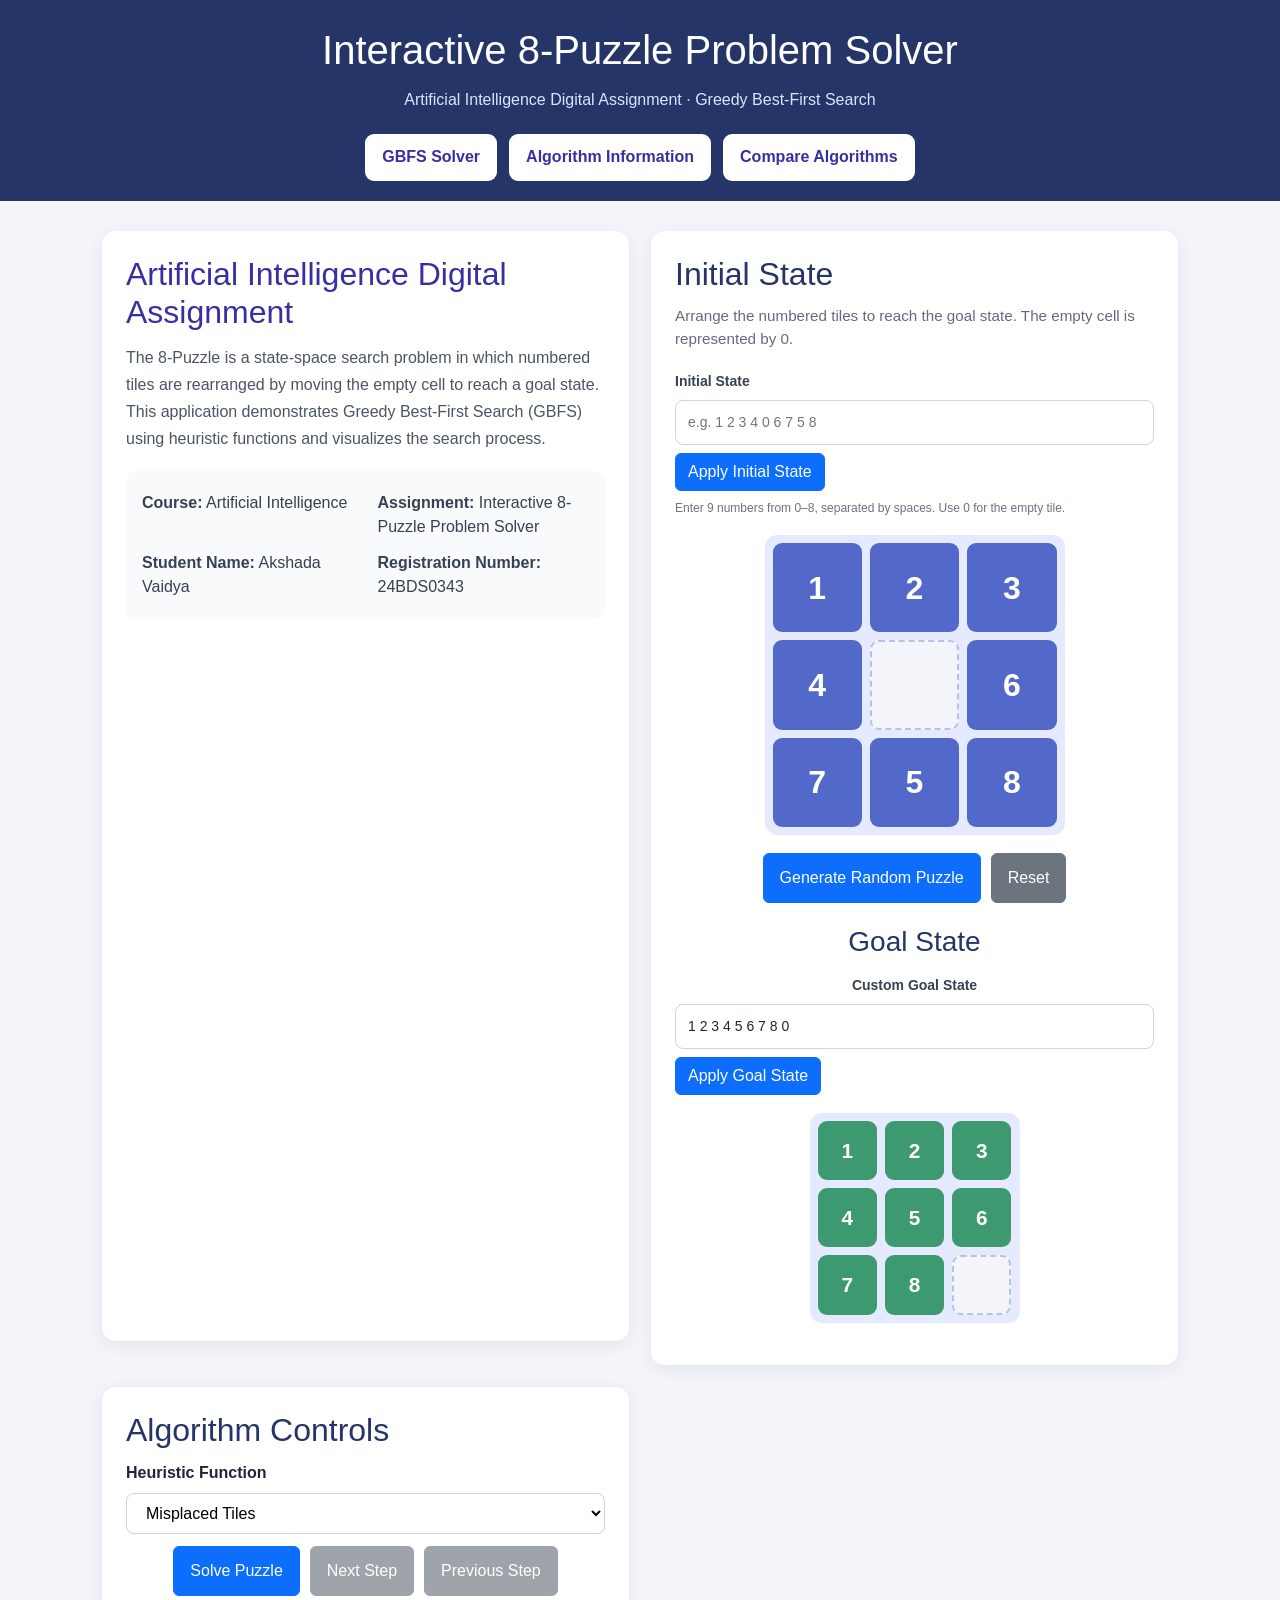
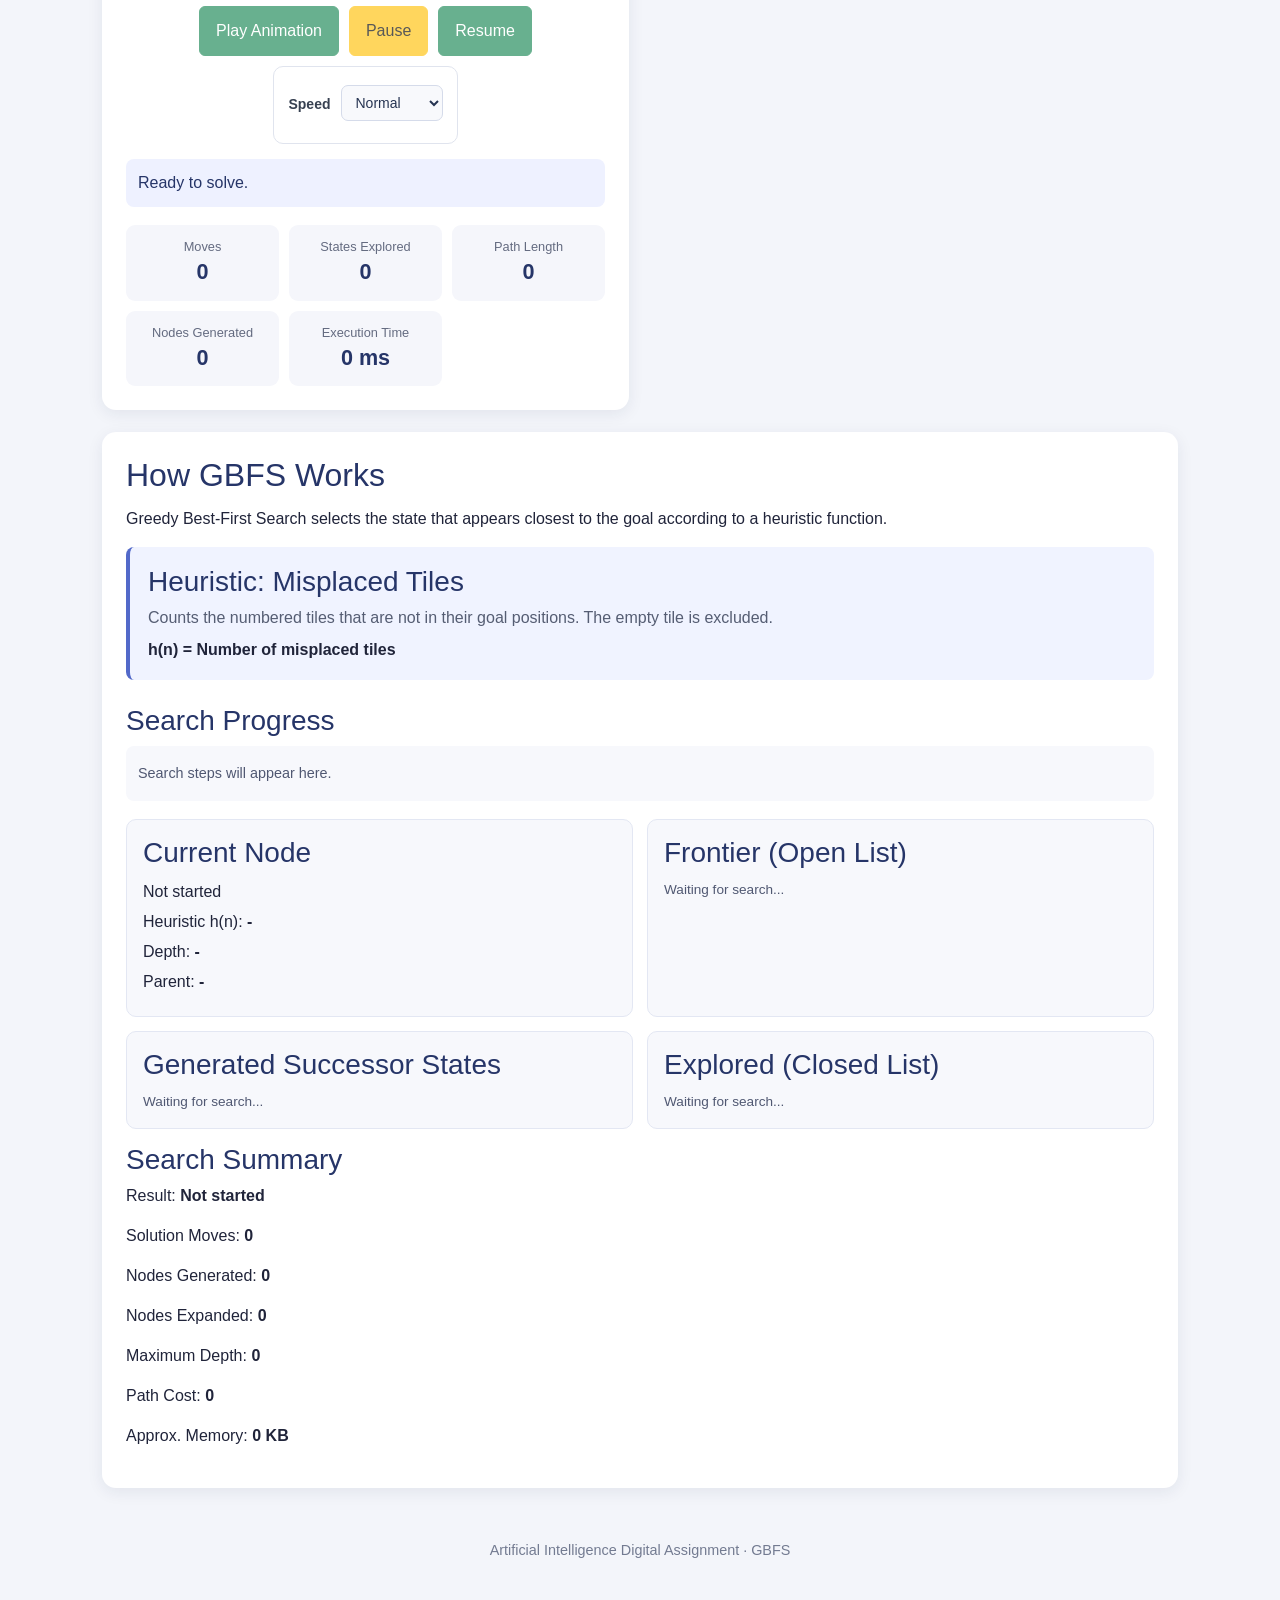
<file: index.html>
<!DOCTYPE html>
<html lang="en">

<head>
    <meta charset="UTF-8">
    <meta name="viewport" content="width=device-width, initial-scale=1.0">
    <title>8-Puzzle Solver | GBFS</title>
    <link href="https://cdn.jsdelivr.net/npm/bootstrap@5.3.3/dist/css/bootstrap.min.css" rel="stylesheet">
    <link rel="stylesheet" href="css/style.css">
</head>

<body>
    <header class="header">
        <h1>Interactive 8-Puzzle Problem Solver</h1>
        <p>Artificial Intelligence Digital Assignment · Greedy Best-First Search</p>

        <nav class="algorithm-nav">
            <a href="index.html">GBFS Solver</a>
            <a href="algorithms.html">Algorithm Information</a>
            <a href="comparison.html">Compare Algorithms</a>
        </nav>
    </header>

    <main class="container">
        <section class="panel assignment-intro">
            <h2>Artificial Intelligence Digital Assignment</h2>
            <p>
                The 8-Puzzle is a state-space search problem in which numbered
                tiles are rearranged by moving the empty cell to reach a goal state.
                This application demonstrates Greedy Best-First Search (GBFS)
                using heuristic functions and visualizes the search process.
            </p>

            <div class="student-details">
                <p><strong>Course:</strong> Artificial Intelligence</p>
                <p><strong>Assignment:</strong> Interactive 8-Puzzle Problem Solver</p>
                <p><strong>Student Name:</strong> Akshada Vaidya</p>
                <p><strong>Registration Number:</strong> 24BDS0343</p>
            </div>
        </section>

        <section class="panel puzzle-panel">
            <h2>Initial State</h2>
            <p class="description">
                Arrange the numbered tiles to reach the goal state.
                The empty cell is represented by 0.
            </p>

            <div class="manual-input-section">
                <label for="initial-state-input">Initial State</label>
                <input type="text" id="initial-state-input" placeholder="e.g. 1 2 3 4 0 6 7 5 8" />
                <button id="apply-initial-btn" type="button" class="btn btn-primary">
                    Apply Initial State
                </button>
                <p class="input-hint">
                    Enter 9 numbers from 0–8, separated by spaces. Use 0 for the empty tile.
                </p>
            </div>

            <div id="puzzle-board" class="puzzle-board"></div>

            <div class="controls">
                <button id="shuffle-btn" class="btn btn-primary">Generate Random Puzzle</button>
                <button id="reset-btn" class="btn btn-secondary">Reset</button>
            </div>

            <div class="goal-section">
                <h3>Goal State</h3>
                <div class="manual-input-section">
                    <label for="goal-state-input">Custom Goal State</label>
                    <input type="text" id="goal-state-input" value="1 2 3 4 5 6 7 8 0" />
                    <button id="apply-goal-btn" type="button" class="btn btn-primary">
                        Apply Goal State
                    </button>
                </div>

                <div id="goal-board" class="puzzle-board goal-board"></div>
            </div>
        </section>

        <section class="panel algorithm-panel">
            <h2>Algorithm Controls</h2>

            <label for="heuristic">Heuristic Function</label>
            <select id="heuristic">
                <option value="misplaced">Misplaced Tiles</option>
                <option value="manhattan">Manhattan Distance</option>
            </select>

            <div class="controls">
                <button id="solve-btn" class="btn btn-primary">Solve Puzzle</button>
                <button id="step-btn" class="btn btn-secondary" disabled>Next Step</button>
                <button id="previous-btn" class="btn btn-secondary" disabled>Previous Step</button>
                <button id="play-btn" class="btn btn-success" disabled>Play Animation</button>
                <button id="pause-btn" class="btn btn-warning" disabled>Pause</button>
                <button id="resume-btn" class="btn btn-success" disabled>Resume</button>

                <div class="speed-container">
                    <label for="speed-control">Speed</label>
                    <select id="speed-control">
                        <option value="1200">Slow</option>
                        <option value="700" selected>Normal</option>
                        <option value="350">Fast</option>
                        <option value="150">Very Fast</option>
                    </select>
                </div>
            </div>

            <div id="status" class="status" role="status">
                Ready to solve.
            </div>

            <div class="stats">
                <div class="stat-card">
                    <span class="stat-label">Moves</span>
                    <strong id="moves-count">0</strong>
                </div>
                <div class="stat-card">
                    <span class="stat-label">States Explored</span>
                    <strong id="explored-count">0</strong>
                </div>
                <div class="stat-card">
                    <span class="stat-label">Path Length</span>
                    <strong id="path-count">0</strong>
                </div>
                <div class="stat-card">
                    <span class="stat-label">Nodes Generated</span>
                    <strong id="generated-count">0</strong>
                </div>
                <div class="stat-card">
                    <span class="stat-label">Execution Time</span>
                    <strong id="time-count">0 ms</strong>
                </div>
            </div>
        </section>

        <section class="panel explanation-panel">
            <h2>How GBFS Works</h2>
            <p>
                Greedy Best-First Search selects the state that appears
                closest to the goal according to a heuristic function.
            </p>

            <div class="heuristic-card">
                <h3 id="heuristic-heading">Heuristic: Misplaced Tiles</h3>
                <p>
                    Counts the numbered tiles that are not in their goal
                    positions. The empty tile is excluded.
                </p>
                <strong>h(n) = Number of misplaced tiles</strong>
            </div>

            <h3>Search Progress</h3>
            <div id="progress-log" class="progress-log">
                <p>Search steps will appear here.</p>
            </div>

            <div class="search-details">
                <div class="detail-card">
                    <h3>Current Node</h3>
                    <p id="current-node">Not started</p>
                    <p>Heuristic h(n): <strong id="current-heuristic">-</strong></p>
                    <p>Depth: <strong id="current-depth">-</strong></p>
                    <p>Parent: <strong id="current-parent">-</strong></p>
                </div>

                <div class="detail-card">
                    <h3>Frontier (Open List)</h3>
                    <div id="frontier-list" class="state-list">
                        Waiting for search...
                    </div>
                </div>

                <div class="detail-card">
                    <h3>Generated Successor States</h3>
                    <div id="successor-list" class="state-list">
                        Waiting for search...
                    </div>
                </div>

                <div class="detail-card">
                    <h3>Explored (Closed List)</h3>
                    <div id="explored-list" class="state-list">
                        Waiting for search...
                    </div>
                </div>

                <div class="summary-panel">
                    <h3>Search Summary</h3>
                    <p>Result: <strong id="result-status">Not started</strong></p>
                    <p>Solution Moves: <strong id="summary-moves">0</strong></p>
                    <p>Nodes Generated: <strong id="summary-generated">0</strong></p>
                    <p>Nodes Expanded: <strong id="summary-expanded">0</strong></p>
                    <p>Maximum Depth: <strong id="summary-depth">0</strong></p>
                    <p>Path Cost: <strong id="summary-cost">0</strong></p>
                    <p>Approx. Memory: <strong id="summary-memory">0 KB</strong></p>
                </div>
            </div>
        </section>
    </main>

    <footer class="footer">
        <p>Artificial Intelligence Digital Assignment · GBFS</p>
    </footer>

    <script src="js/app.js"></script>
</body>

</html>
</file>
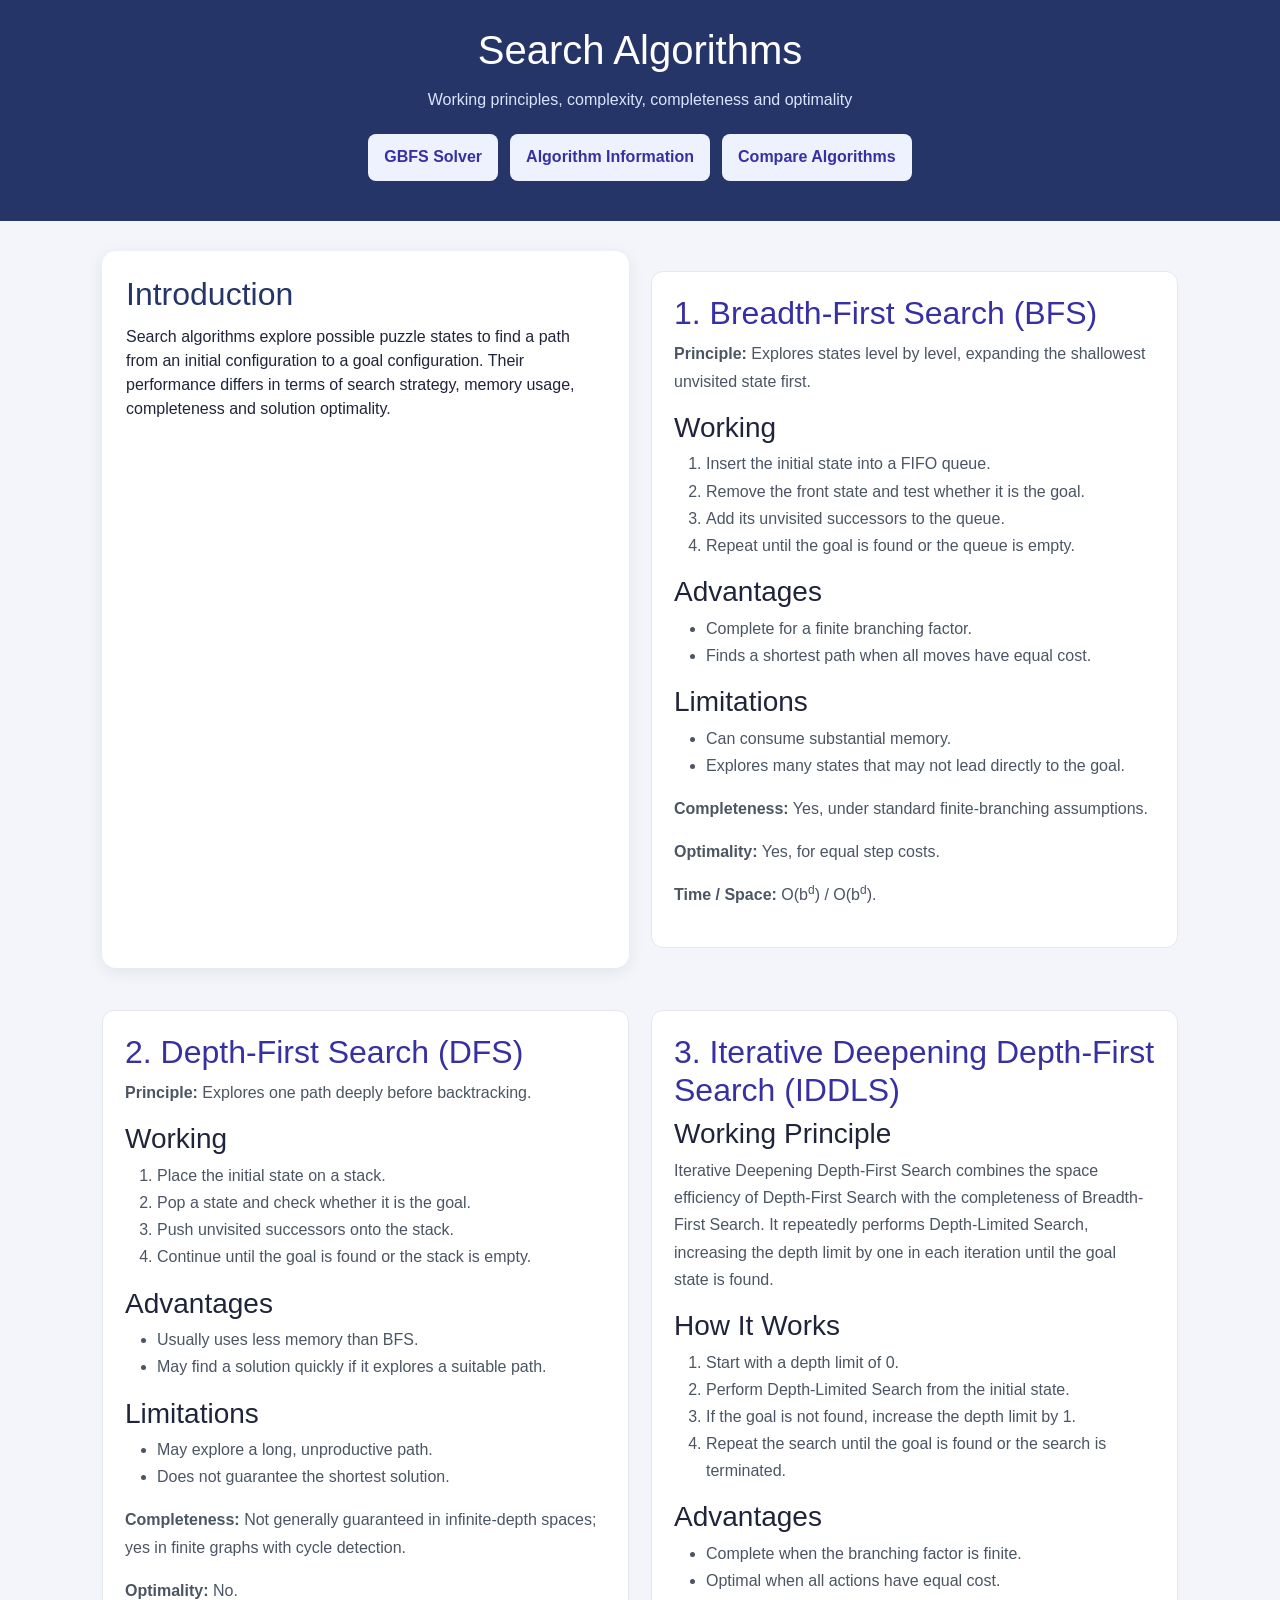
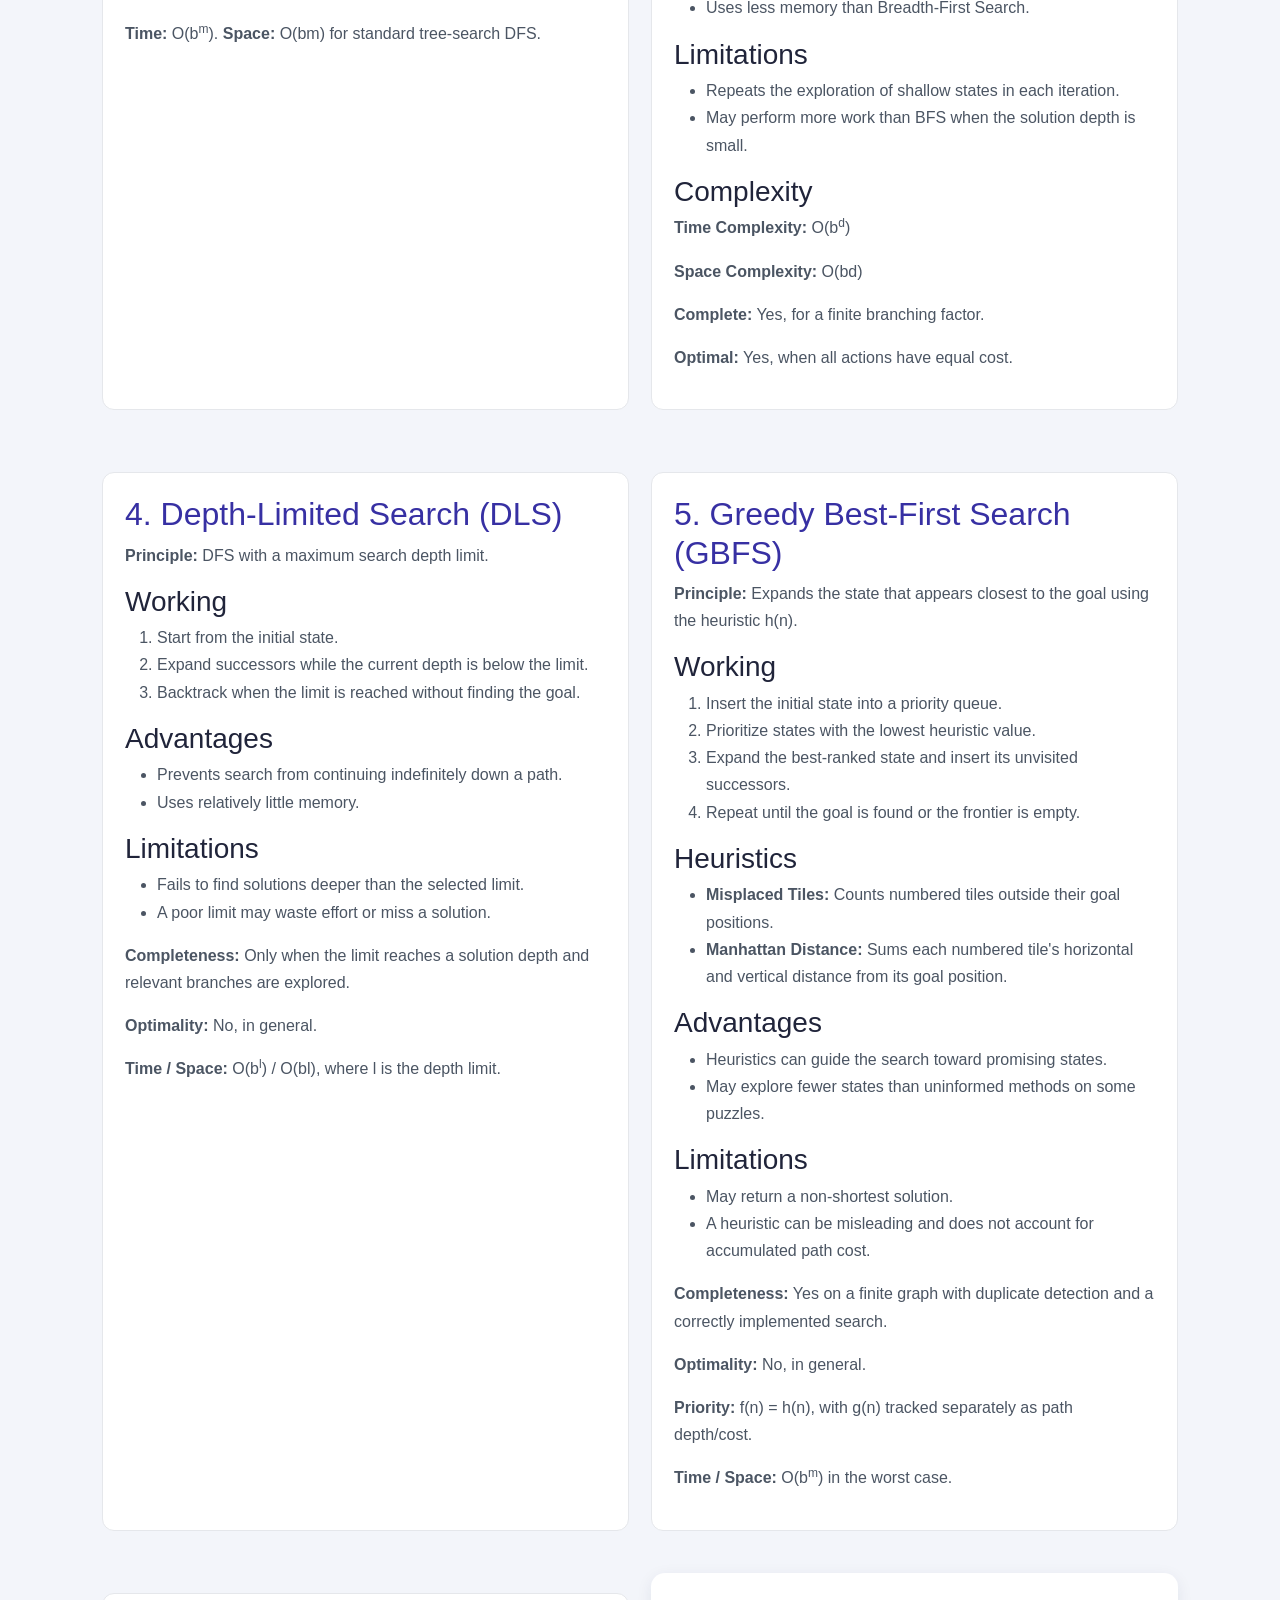
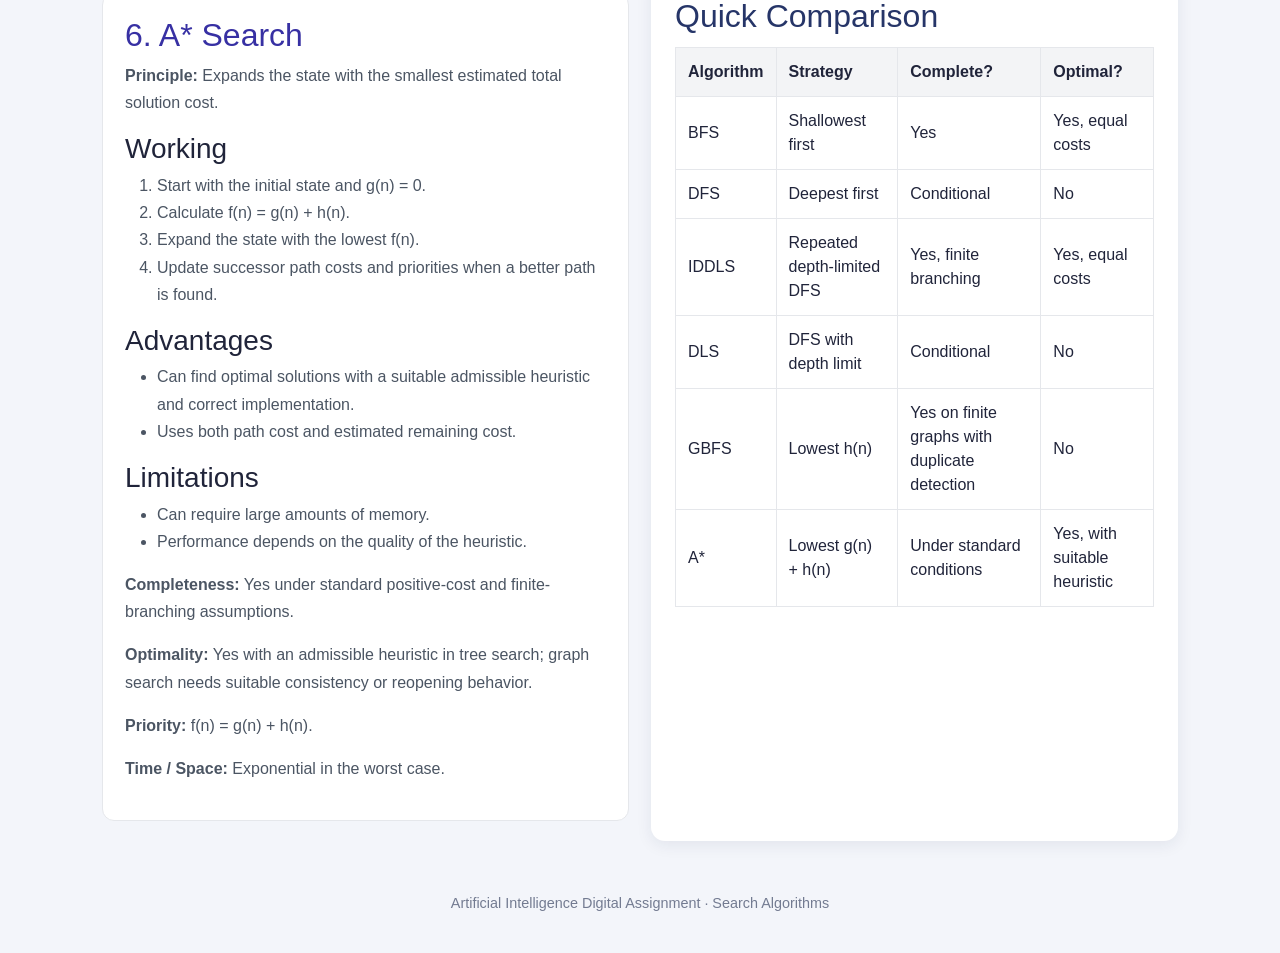
<file: algorithms.html>
<!DOCTYPE html>
<html lang="en">

<head>
    <meta charset="UTF-8">
    <meta name="viewport" content="width=device-width, initial-scale=1.0">
    <title>Search Algorithms | 8-Puzzle Solver</title>
    <link href="https://cdn.jsdelivr.net/npm/bootstrap@5.3.3/dist/css/bootstrap.min.css" rel="stylesheet">
    <link rel="stylesheet" href="css/style.css">
    <style>
        .algorithm-nav {
            display: flex;
            justify-content: center;
            flex-wrap: wrap;
            gap: 12px;
            margin: 20px 0;
        }

        .algorithm-nav a {
            text-decoration: none;
            padding: 10px 16px;
            border-radius: 8px;
            background: #eef2ff;
            color: #3730a3;
            font-weight: 600;
        }

        .algorithm-info {
            margin: 20px 0;
            padding: 22px;
            border: 1px solid #e5e7eb;
            border-radius: 12px;
            background: white;
        }

        .algorithm-info h2 {
            margin-top: 0;
            color: #3730a3;
        }

        .algorithm-info h3 {
            margin-bottom: 6px;
        }

        .algorithm-info p,
        .algorithm-info li {
            line-height: 1.7;
            color: #4b5563;
        }

        .complexity {
            overflow-x: auto;
        }

        .complexity table {
            width: 100%;
            border-collapse: collapse;
        }

        .complexity th,
        .complexity td {
            padding: 12px;
            border: 1px solid #e5e7eb;
            text-align: left;
        }

        .complexity th {
            background: #f3f4f6;
        }
    </style>
</head>

<body>
    <header class="header">
        <h1>Search Algorithms</h1>
        <p>Working principles, complexity, completeness and optimality</p>
        <nav class="algorithm-nav">
            <a href="index.html">GBFS Solver</a>
            <a href="algorithms.html">Algorithm Information</a>
            <a href="comparison.html">Compare Algorithms</a>
        </nav>
    </header>

    <main class="container">
        <section class="panel">
            <h2>Introduction</h2>
            <p>
                Search algorithms explore possible puzzle states to find a path
                from an initial configuration to a goal configuration. Their
                performance differs in terms of search strategy, memory usage,
                completeness and solution optimality.
            </p>
        </section>

        <section class="algorithm-info" id="bfs">
            <h2>1. Breadth-First Search (BFS)</h2>
            <p><strong>Principle:</strong> Explores states level by level, expanding the shallowest unvisited state
                first.</p>
            <h3>Working</h3>
            <ol>
                <li>Insert the initial state into a FIFO queue.</li>
                <li>Remove the front state and test whether it is the goal.</li>
                <li>Add its unvisited successors to the queue.</li>
                <li>Repeat until the goal is found or the queue is empty.</li>
            </ol>
            <h3>Advantages</h3>
            <ul>
                <li>Complete for a finite branching factor.</li>
                <li>Finds a shortest path when all moves have equal cost.</li>
            </ul>
            <h3>Limitations</h3>
            <ul>
                <li>Can consume substantial memory.</li>
                <li>Explores many states that may not lead directly to the goal.</li>
            </ul>
            <p><strong>Completeness:</strong> Yes, under standard finite-branching assumptions.</p>
            <p><strong>Optimality:</strong> Yes, for equal step costs.</p>
            <p><strong>Time / Space:</strong> O(b<sup>d</sup>) / O(b<sup>d</sup>).</p>
        </section>

        <section class="algorithm-info" id="dfs">
            <h2>2. Depth-First Search (DFS)</h2>
            <p><strong>Principle:</strong> Explores one path deeply before backtracking.</p>
            <h3>Working</h3>
            <ol>
                <li>Place the initial state on a stack.</li>
                <li>Pop a state and check whether it is the goal.</li>
                <li>Push unvisited successors onto the stack.</li>
                <li>Continue until the goal is found or the stack is empty.</li>
            </ol>
            <h3>Advantages</h3>
            <ul>
                <li>Usually uses less memory than BFS.</li>
                <li>May find a solution quickly if it explores a suitable path.</li>
            </ul>
            <h3>Limitations</h3>
            <ul>
                <li>May explore a long, unproductive path.</li>
                <li>Does not guarantee the shortest solution.</li>
            </ul>
            <p><strong>Completeness:</strong> Not generally guaranteed in infinite-depth spaces; yes in finite graphs
                with cycle detection.</p>
            <p><strong>Optimality:</strong> No.</p>
            <p><strong>Time:</strong> O(b<sup>m</sup>). <strong>Space:</strong> O(bm) for standard tree-search DFS.</p>
        </section>

        <section class="algorithm-info" id="iddls">
            <h2>3. Iterative Deepening Depth-First Search (IDDLS)</h2>

            <h3>Working Principle</h3>
            <p>
                Iterative Deepening Depth-First Search combines the space
                efficiency of Depth-First Search with the completeness of
                Breadth-First Search. It repeatedly performs Depth-Limited
                Search, increasing the depth limit by one in each iteration
                until the goal state is found.
            </p>

            <h3>How It Works</h3>
            <ol>
                <li>Start with a depth limit of 0.</li>
                <li>Perform Depth-Limited Search from the initial state.</li>
                <li>If the goal is not found, increase the depth limit by 1.</li>
                <li>Repeat the search until the goal is found or the search is terminated.</li>
            </ol>

            <h3>Advantages</h3>
            <ul>
                <li>Complete when the branching factor is finite.</li>
                <li>Optimal when all actions have equal cost.</li>
                <li>Uses less memory than Breadth-First Search.</li>
            </ul>

            <h3>Limitations</h3>
            <ul>
                <li>Repeats the exploration of shallow states in each iteration.</li>
                <li>May perform more work than BFS when the solution depth is small.</li>
            </ul>

            <h3>Complexity</h3>
            <p><strong>Time Complexity:</strong> O(b<sup>d</sup>)</p>
            <p><strong>Space Complexity:</strong> O(bd)</p>
            <p><strong>Complete:</strong> Yes, for a finite branching factor.</p>
            <p><strong>Optimal:</strong> Yes, when all actions have equal cost.</p>
        </section>

        <section class="algorithm-info" id="dls">
            <h2>4. Depth-Limited Search (DLS)</h2>
            <p><strong>Principle:</strong> DFS with a maximum search depth limit.</p>
            <h3>Working</h3>
            <ol>
                <li>Start from the initial state.</li>
                <li>Expand successors while the current depth is below the limit.</li>
                <li>Backtrack when the limit is reached without finding the goal.</li>
            </ol>
            <h3>Advantages</h3>
            <ul>
                <li>Prevents search from continuing indefinitely down a path.</li>
                <li>Uses relatively little memory.</li>
            </ul>
            <h3>Limitations</h3>
            <ul>
                <li>Fails to find solutions deeper than the selected limit.</li>
                <li>A poor limit may waste effort or miss a solution.</li>
            </ul>
            <p><strong>Completeness:</strong> Only when the limit reaches a solution depth and relevant branches are
                explored.</p>
            <p><strong>Optimality:</strong> No, in general.</p>
            <p><strong>Time / Space:</strong> O(b<sup>l</sup>) / O(bl), where l is the depth limit.</p>
        </section>

        <section class="algorithm-info" id="gbfs">
            <h2>5. Greedy Best-First Search (GBFS)</h2>
            <p><strong>Principle:</strong> Expands the state that appears closest to the goal using the heuristic h(n).
            </p>
            <h3>Working</h3>
            <ol>
                <li>Insert the initial state into a priority queue.</li>
                <li>Prioritize states with the lowest heuristic value.</li>
                <li>Expand the best-ranked state and insert its unvisited successors.</li>
                <li>Repeat until the goal is found or the frontier is empty.</li>
            </ol>
            <h3>Heuristics</h3>
            <ul>
                <li><strong>Misplaced Tiles:</strong> Counts numbered tiles outside their goal positions.</li>
                <li><strong>Manhattan Distance:</strong> Sums each numbered tile's horizontal and vertical distance from
                    its goal position.</li>
            </ul>
            <h3>Advantages</h3>
            <ul>
                <li>Heuristics can guide the search toward promising states.</li>
                <li>May explore fewer states than uninformed methods on some puzzles.</li>
            </ul>
            <h3>Limitations</h3>
            <ul>
                <li>May return a non-shortest solution.</li>
                <li>A heuristic can be misleading and does not account for accumulated path cost.</li>
            </ul>
            <p><strong>Completeness:</strong> Yes on a finite graph with duplicate detection and a correctly implemented
                search.</p>
            <p><strong>Optimality:</strong> No, in general.</p>
            <p><strong>Priority:</strong> f(n) = h(n), with g(n) tracked separately as path depth/cost.</p>
            <p><strong>Time / Space:</strong> O(b<sup>m</sup>) in the worst case.</p>
        </section>

        <section class="algorithm-info" id="astar">
            <h2>6. A* Search</h2>
            <p><strong>Principle:</strong> Expands the state with the smallest estimated total solution cost.</p>
            <h3>Working</h3>
            <ol>
                <li>Start with the initial state and g(n) = 0.</li>
                <li>Calculate f(n) = g(n) + h(n).</li>
                <li>Expand the state with the lowest f(n).</li>
                <li>Update successor path costs and priorities when a better path is found.</li>
            </ol>
            <h3>Advantages</h3>
            <ul>
                <li>Can find optimal solutions with a suitable admissible heuristic and correct implementation.</li>
                <li>Uses both path cost and estimated remaining cost.</li>
            </ul>
            <h3>Limitations</h3>
            <ul>
                <li>Can require large amounts of memory.</li>
                <li>Performance depends on the quality of the heuristic.</li>
            </ul>
            <p><strong>Completeness:</strong> Yes under standard positive-cost and finite-branching assumptions.</p>
            <p><strong>Optimality:</strong> Yes with an admissible heuristic in tree search; graph search needs suitable
                consistency or reopening behavior.</p>
            <p><strong>Priority:</strong> f(n) = g(n) + h(n).</p>
            <p><strong>Time / Space:</strong> Exponential in the worst case.</p>
        </section>

        <section class="panel complexity">
            <h2>Quick Comparison</h2>
            <table>
                <thead>
                    <tr>
                        <th>Algorithm</th>
                        <th>Strategy</th>
                        <th>Complete?</th>
                        <th>Optimal?</th>
                    </tr>
                </thead>
                <tbody>
                    <tr>
                        <td>BFS</td>
                        <td>Shallowest first</td>
                        <td>Yes</td>
                        <td>Yes, equal costs</td>
                    </tr>
                    <tr>
                        <td>DFS</td>
                        <td>Deepest first</td>
                        <td>Conditional</td>
                        <td>No</td>
                    </tr>
                    <tr>
                        <td>IDDLS</td>
                        <td>Repeated depth-limited DFS</td>
                        <td>Yes, finite branching</td>
                        <td>Yes, equal costs</td>
                    </tr>
                    <tr>
                        <td>DLS</td>
                        <td>DFS with depth limit</td>
                        <td>Conditional</td>
                        <td>No</td>
                    </tr>
                    <tr>
                        <td>GBFS</td>
                        <td>Lowest h(n)</td>
                        <td>Yes on finite graphs with duplicate detection</td>
                        <td>No</td>
                    </tr>
                    <tr>
                        <td>A*</td>
                        <td>Lowest g(n) + h(n)</td>
                        <td>Under standard conditions</td>
                        <td>Yes, with suitable heuristic</td>
                    </tr>
                </tbody>
            </table>
        </section>
    </main>

    <footer class="footer">
        <p>Artificial Intelligence Digital Assignment · Search Algorithms</p>
    </footer>
</body>

</html>
</file>
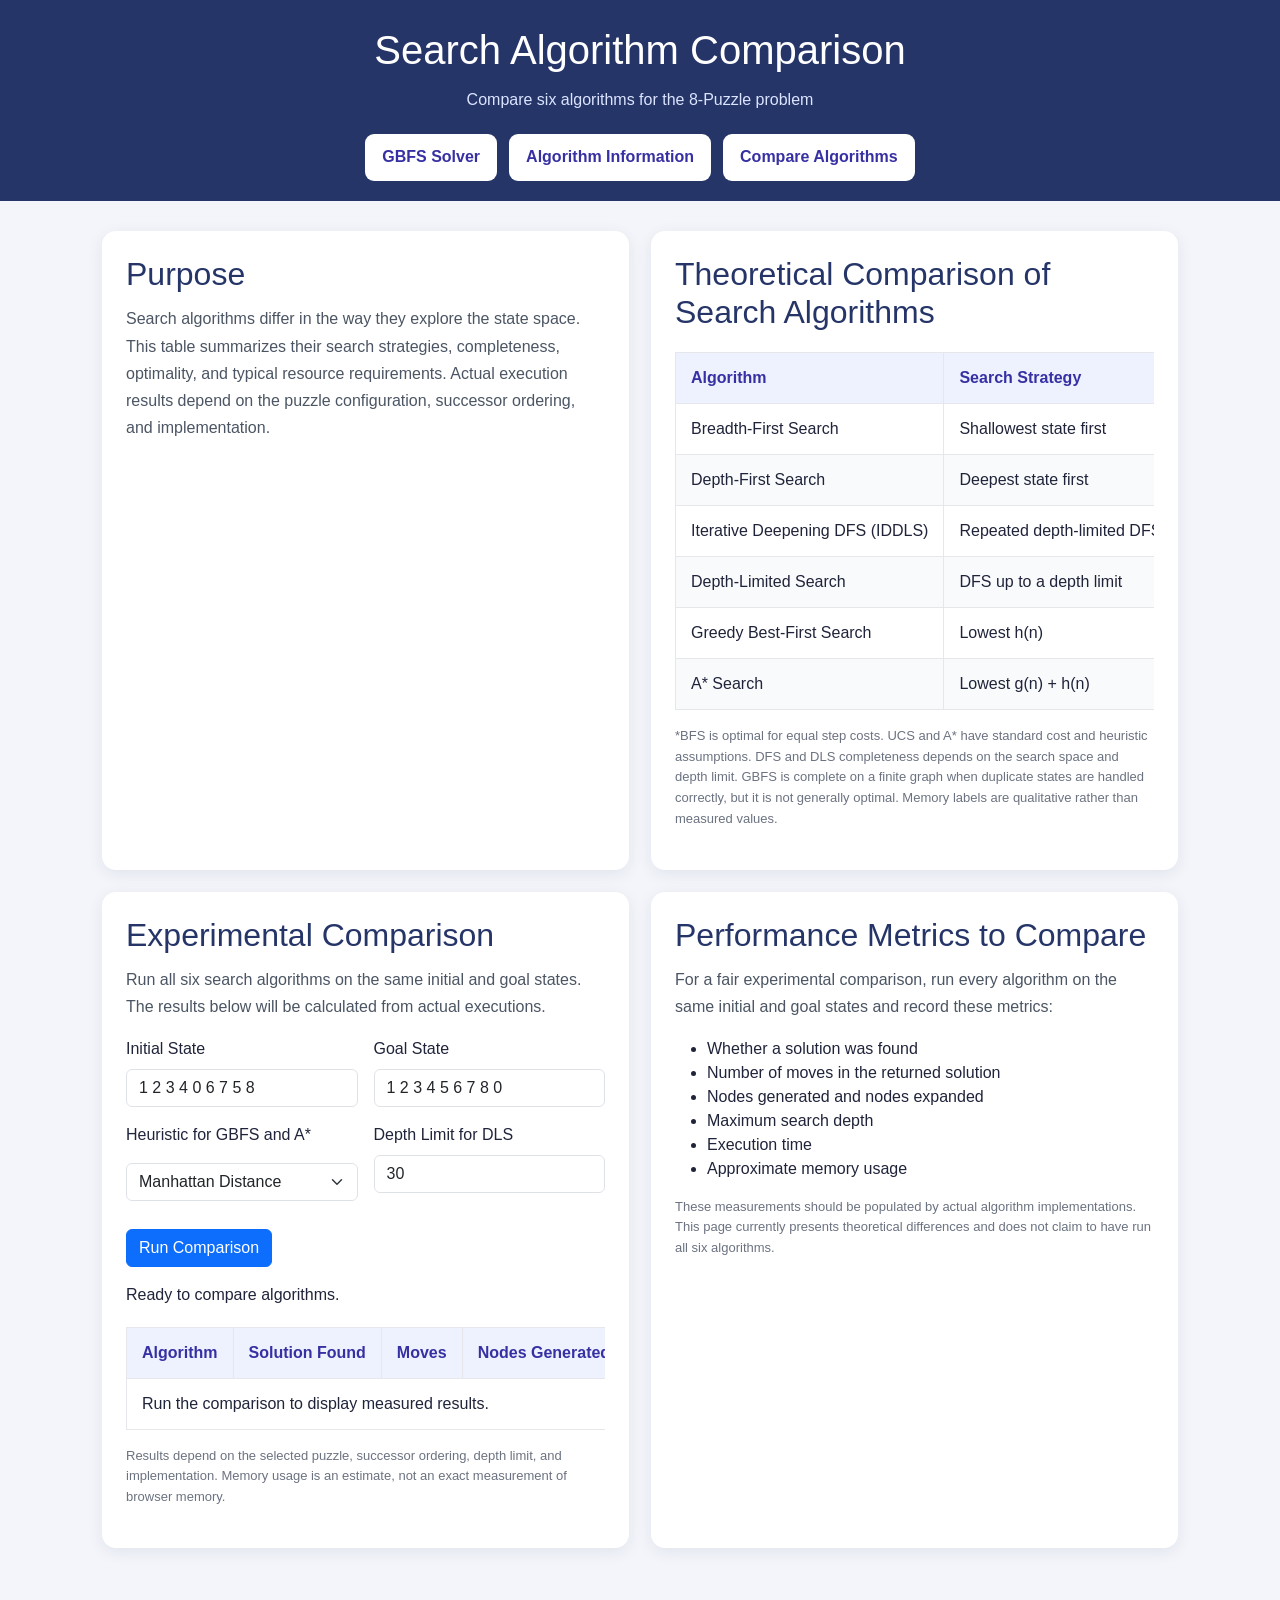
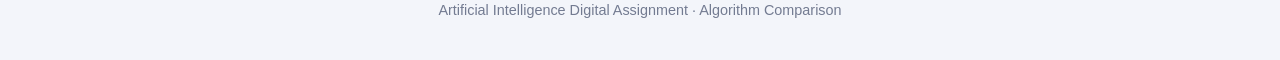
<file: comparison.html>
<!DOCTYPE html>
<html lang="en">

<head>
    <meta charset="UTF-8">
    <meta name="viewport" content="width=device-width, initial-scale=1.0">
    <title>Algorithm Comparison | 8-Puzzle Solver</title>
    <link href="https://cdn.jsdelivr.net/npm/bootstrap@5.3.3/dist/css/bootstrap.min.css" rel="stylesheet">
    <link rel="stylesheet" href="css/style.css">
    <style>
        .comparison-intro {
            line-height: 1.7;
            color: #4b5563;
        }

        .comparison-table-wrapper {
            width: 100%;
            overflow-x: auto;
            margin-top: 20px;
        }

        .comparison-table {
            width: 100%;
            border-collapse: collapse;
            background: white;
        }

        .comparison-table th,
        .comparison-table td {
            padding: 13px 15px;
            border: 1px solid #e5e7eb;
            text-align: left;
            white-space: nowrap;
        }

        .comparison-table th {
            background: #eef2ff;
            color: #3730a3;
        }

        .comparison-table tbody tr:nth-child(even) {
            background: #f9fafb;
        }

        .comparison-note {
            margin-top: 16px;
            font-size: 13px;
            color: #6b7280;
            line-height: 1.6;
        }
    </style>
</head>

<body>
    <header class="header">
        <h1>Search Algorithm Comparison</h1>
        <p>Compare six algorithms for the 8-Puzzle problem</p>

        <nav class="algorithm-nav">
            <a href="index.html">GBFS Solver</a>
            <a href="algorithms.html">Algorithm Information</a>
            <a href="comparison.html">Compare Algorithms</a>
        </nav>
    </header>

    <main class="container">
        <section class="panel">
            <h2>Purpose</h2>
            <p class="comparison-intro">
                Search algorithms differ in the way they explore the state
                space. This table summarizes their search strategies,
                completeness, optimality, and typical resource requirements.
                Actual execution results depend on the puzzle configuration,
                successor ordering, and implementation.
            </p>
        </section>

        <section class="panel">
            <h2>Theoretical Comparison of Search Algorithms</h2>
            <div class="comparison-table-wrapper">
                <table class="comparison-table">
                    <thead>
                        <tr>
                            <th>Algorithm</th>
                            <th>Search Strategy</th>
                            <th>Heuristic</th>
                            <th>Complete</th>
                            <th>Optimal</th>
                            <th>Memory Usage</th>
                        </tr>
                    </thead>
                    <tbody>
                        <tr>
                            <td>Breadth-First Search</td>
                            <td>Shallowest state first</td>
                            <td>None</td>
                            <td>Yes</td>
                            <td>Yes*</td>
                            <td>High</td>
                        </tr>
                        <tr>
                            <td>Depth-First Search</td>
                            <td>Deepest state first</td>
                            <td>None</td>
                            <td>Conditional</td>
                            <td>No</td>
                            <td>Low</td>
                        </tr>
                        <tr>
                            <td>Iterative Deepening DFS (IDDLS)</td>
                            <td>Repeated depth-limited DFS</td>
                            <td>None</td>
                            <td>Yes</td>
                            <td>Yes*</td>
                            <td>Low</td>
                        </tr>
                        <tr>
                            <td>Depth-Limited Search</td>
                            <td>DFS up to a depth limit</td>
                            <td>None</td>
                            <td>Conditional</td>
                            <td>No</td>
                            <td>Low</td>
                        </tr>
                        <tr>
                            <td>Greedy Best-First Search</td>
                            <td>Lowest h(n)</td>
                            <td>Misplaced / Manhattan</td>
                            <td>Yes*</td>
                            <td>No</td>
                            <td>Potentially high</td>
                        </tr>
                        <tr>
                            <td>A* Search</td>
                            <td>Lowest g(n) + h(n)</td>
                            <td>Misplaced / Manhattan</td>
                            <td>Yes*</td>
                            <td>Yes*</td>
                            <td>High</td>
                        </tr>
                    </tbody>
                </table>
            </div>

            <p class="comparison-note">
                *BFS is optimal for equal step costs. UCS and A* have
                standard cost and heuristic assumptions. DFS and DLS
                completeness depends on the search space and depth limit.
                GBFS is complete on a finite graph when duplicate states
                are handled correctly, but it is not generally optimal.
                Memory labels are qualitative rather than measured values.
            </p>
        </section>
        <section class="panel">
            <h2>Experimental Comparison</h2>

            <p class="comparison-intro">
                Run all six search algorithms on the same initial and goal states.
                The results below will be calculated from actual executions.
            </p>

            <div class="row g-3 mb-3">
                <div class="col-md-6">
                    <label for="compare-initial" class="form-label">
                        Initial State
                    </label>
                    <input type="text" class="form-control" id="compare-initial" value="1 2 3 4 0 6 7 5 8"
                        placeholder="Enter nine numbers from 0 to 8">
                </div>

                <div class="col-md-6">
                    <label for="compare-goal" class="form-label">
                        Goal State
                    </label>
                    <input type="text" class="form-control" id="compare-goal" value="1 2 3 4 5 6 7 8 0">
                </div>
            </div>

            <div class="row g-3 mb-3">
                <div class="col-md-6">
                    <label for="compare-heuristic" class="form-label">
                        Heuristic for GBFS and A*
                    </label>
                    <select id="compare-heuristic" class="form-select">
                        <option value="manhattan">Manhattan Distance</option>
                        <option value="misplaced">Misplaced Tiles</option>
                    </select>
                </div>

                <div class="col-md-6">
                    <label for="compare-depth-limit" class="form-label">
                        Depth Limit for DLS
                    </label>
                    <input type="number" class="form-control" id="compare-depth-limit" value="30" min="0" max="100">
                </div>
            </div>

            <button id="run-comparison-btn" class="btn btn-primary">
                Run Comparison
            </button>

            <p id="comparison-status" class="mt-3" role="status">
                Ready to compare algorithms.
            </p>

            <div class="comparison-table-wrapper">
                <table class="comparison-table">
                    <thead>
                        <tr>
                            <th>Algorithm</th>
                            <th>Solution Found</th>
                            <th>Moves</th>
                            <th>Nodes Generated</th>
                            <th>Nodes Expanded</th>
                            <th>Maximum Depth</th>
                            <th>Time (ms)</th>
                            <th>Approx. Memory (KB)</th>
                        </tr>
                    </thead>
                    <tbody id="comparison-results">
                        <tr>
                            <td colspan="8">
                                Run the comparison to display measured results.
                            </td>
                        </tr>
                    </tbody>
                </table>
            </div>

            <p class="comparison-note">
                Results depend on the selected puzzle, successor ordering,
                depth limit, and implementation. Memory usage is an estimate,
                not an exact measurement of browser memory.
            </p>
        </section>

        <section class="panel">
            <h2>Performance Metrics to Compare</h2>
            <p class="comparison-intro">
                For a fair experimental comparison, run every algorithm on
                the same initial and goal states and record these metrics:
            </p>
            <ul>
                <li>Whether a solution was found</li>
                <li>Number of moves in the returned solution</li>
                <li>Nodes generated and nodes expanded</li>
                <li>Maximum search depth</li>
                <li>Execution time</li>
                <li>Approximate memory usage</li>
            </ul>
            <p class="comparison-note">
                These measurements should be populated by actual algorithm
                implementations. This page currently presents theoretical
                differences and does not claim to have run all six algorithms.
            </p>
        </section>
    </main>

    <footer class="footer">
        <p>Artificial Intelligence Digital Assignment · Algorithm Comparison</p>
    </footer>
    <script src="js/comparison.js"></script>
</body>

</html>
</file>
<file: css/style.css>
* {
    box-sizing: border-box;
    margin: 0;
    padding: 0;
}

body {
    margin: 0;
    font-family: Arial, sans-serif;
    background: #f1f5f9;
    color: #1e293b;
}

.header {
    padding: 24px 20px 20px;
    text-align: center;
    background: transparent;
    overflow: visible;
}

.header h1 {
    margin-top: 0;
    margin-bottom: 10px;
    line-height: 1.3;
}

.header p {
    color: #64748b;
    font-size: 16px;
    margin: 12px 0 22px;
    line-height: 1.5;
}

.container {
    width: min(1100px, 92%);
    margin: 30px auto;
    display: grid;
    grid-template-columns: repeat(2, minmax(0, 1fr));
    gap: 22px;
}

.panel {
    background: white;
    padding: 24px;
    border-radius: 14px;
    box-shadow: 0 4px 16px rgba(30, 40, 80, 0.08);
}

.panel h2 {
    margin-bottom: 12px;
    color: #263568;
}

.description {
    color: #646b80;
    font-size: 0.95rem;
    margin-bottom: 20px;
}

.puzzle-board {
    display: grid;
    grid-template-columns: repeat(3, 1fr);
    gap: 8px;
    width: min(100%, 300px);
    aspect-ratio: 1;
    margin: 18px auto;
    padding: 8px;
    background: #e6eaff;
    border-radius: 12px;
}

.tile {
    display: flex;
    justify-content: center;
    align-items: center;
    background: #5269c9;
    color: white;
    border-radius: 9px;
    font-size: clamp(1.2rem, 3vw, 2rem);
    font-weight: bold;
}

.tile.empty {
    background: #f3f5fa;
    border: 2px dashed #b9c2e5;
}

.controls {
    display: flex;
    flex-wrap: wrap;
    align-items: center;
    justify-content: center;
    gap: 10px;
}

.controls button {
    min-height: 46px;
    padding: 12px 16px;
    width: auto;
    flex: 0 0 auto;
}

button,
select {
    font: inherit;
    padding: 10px 15px;
    border-radius: 8px;
}

button {
    border: none;
    background: #4058b5;
    color: white;
    cursor: pointer;
    transition: background 0.2s;
}

button:hover:not(:disabled) {
    background: #2d408f;
}

button:disabled {
    background: #b8bfd4;
    cursor: not-allowed;
}

select {
    width: 100%;
    margin: 8px 0 12px;
    border: 1px solid #ccd2e4;
    background: white;
}

.algorithm-panel label {
    font-weight: bold;
}

.status {
    background: #eef1ff;
    padding: 12px;
    border-radius: 8px;
    margin: 15px 0;
    color: #263568;
}

.stats {
    display: grid;
    grid-template-columns: repeat(3, minmax(0, 1fr));
    gap: 10px;
    margin-top: 18px;
}

.stat-card {
    background: #f5f6fb;
    padding: 12px 6px;
    border-radius: 9px;
    text-align: center;
}

.stat-label {
    display: block;
    font-size: 0.8rem;
    color: #646b80;
}

.stat-card strong {
    font-size: 1.35rem;
    color: #263568;
}

.goal-section {
    margin-top: 22px;
    text-align: center;
}

.goal-section h3,
.explanation-panel h3 {
    color: #263568;
    margin-bottom: 8px;
}

.goal-board {
    width: min(100%, 210px);
}

.goal-board .tile {
    font-size: 1.3rem;
    background: #3d9970;
}

.goal-board .tile.empty {
    background: #f3f5fa;
}

.explanation-panel {
    grid-column: 1 / -1;
}

.heuristic-card {
    margin: 15px 0 24px;
    padding: 18px;
    background: #f0f3ff;
    border-left: 4px solid #5269c9;
    border-radius: 8px;
}

.heuristic-card p {
    margin: 8px 0;
    color: #555d73;
}

.progress-log {
    max-height: 220px;
    overflow-y: auto;
    padding: 12px;
    background: #f7f8fc;
    border-radius: 8px;
    color: #505872;
    font-size: 0.9rem;
}

.progress-log p {
    margin: 5px 0;
}

.footer {
    text-align: center;
    padding: 22px;
    color: #737b91;
    font-size: 0.9rem;
}

@media (max-width: 700px) {
    .container {
        grid-template-columns: 1fr;
    }

    .explanation-panel {
        grid-column: auto;
    }

    .panel {
        padding: 18px;
    }
}

.search-details {
    display: grid;
    grid-template-columns: repeat(2, minmax(0, 1fr));
    gap: 14px;
    margin-top: 18px;
}

.detail-card {
    min-width: 0;
    padding: 16px;
    background: #f7f8fc;
    border: 1px solid #e3e7f3;
    border-radius: 10px;
}

.detail-card h3 {
    color: #263568;
    margin-bottom: 10px;
}

.detail-card p {
    margin: 6px 0;
    overflow-wrap: anywhere;
}

.state-list {
    max-height: 200px;
    overflow-y: auto;
    overflow-wrap: anywhere;
    font-size: 0.85rem;
    color: #505872;
}

.state-entry {
    padding: 7px;
    margin-bottom: 6px;
    background: white;
    border: 1px solid #e3e7f3;
    border-radius: 6px;
}

@media (max-width: 700px) {
    .search-details {
        grid-template-columns: 1fr;
    }
}

.speed-container {
    display: flex;
    align-items: center;
    gap: 10px;
    padding: 10px 14px;
    border: 1px solid #e0e4ee;
    border-radius: 10px;
    background: #fff;
    height: fit-content;
    align-self: center;
}

.speed-container label {
    font-size: 14px;
    font-weight: 600;
    color: #374151;
    white-space: nowrap;
}

.speed-container select {
    padding: 8px 10px;
    border: 1px solid #d5dbea;
    border-radius: 7px;
    background: #f8f9fc;
    color: #263452;
    font-size: 14px;
    cursor: pointer;
    outline: none;
}

.manual-input-section {
    display: flex;
    flex-direction: column;
    gap: 8px;
    margin: 16px 0;
}

.manual-input-section label {
    font-size: 14px;
    font-weight: 600;
    color: #374151;
}

.manual-input-section input {
    width: 100%;
    box-sizing: border-box;
    padding: 11px 12px;
    border: 1px solid #d1d5db;
    border-radius: 8px;
    font-size: 14px;
    background: #fff;
    color: #1f2937;
}

.manual-input-section input:focus {
    outline: none;
    border-color: #6366f1;
}

.manual-input-section button {
    align-self: flex-start;
}

.input-hint {
    margin: 0;
    color: #6b7280;
    font-size: 12px;
    line-height: 1.5;
}

.algorithm-nav {
    display: flex;
    justify-content: center;
    align-items: center;
    flex-wrap: wrap;
    gap: 12px;
    width: 100%;
    margin: 22px auto 0;
}

.algorithm-nav a {
    display: inline-flex;
    align-items: center;
    justify-content: center;
    padding: 13px 17px;
    min-height: 47px;
    box-sizing: border-box;
    border: none;
    border-radius: 9px;
    background: #ffffff;
    color: #3730a3;
    font-size: 16px;
    font-weight: 700;
    line-height: 1.3;
    text-decoration: none;
    white-space: nowrap;
    transition: background 0.2s ease, transform 0.2s ease;
}

.algorithm-nav a:hover {
    background: #eef2ff;
    color: #3730a3;
    transform: translateY(-1px);
}

/* Keep the same appearance on smaller screens */
@media (max-width: 600px) {
    .algorithm-nav {
        gap: 8px;
    }

    .algorithm-nav a {
        padding: 10px 12px;
        min-height: 42px;
        font-size: 13px;
        white-space: normal;
        text-align: center;
    }
}

.assignment-intro {
    margin-bottom: 24px;
}

.assignment-intro h2 {
    color: #3730a3;
    margin-bottom: 12px;
}

.assignment-intro>p {
    color: #4b5563;
    line-height: 1.7;
}

.student-details {
    display: grid;
    grid-template-columns: repeat(2, minmax(0, 1fr));
    gap: 4px 24px;
    margin-top: 18px;
    padding: 16px;
    background: #f8fafc;
    border-radius: 10px;
}

.student-details p {
    margin: 4px 0;
    color: #374151;
}

@media (max-width: 600px) {
    .student-details {
        grid-template-columns: 1fr;
    }
}

/* Restore original blue-and-white theme */
html,
body {
    background-color: #f3f5fa !important;
}

body {
    color: #20243a;
}

.header {
    background-color: #263568;
    color: #ffffff;
}

.header h1 {
    color: #ffffff;
}

.header p {
    color: #dbe4ff;
}

.panel {
    background-color: #ffffff;
}
</file>
